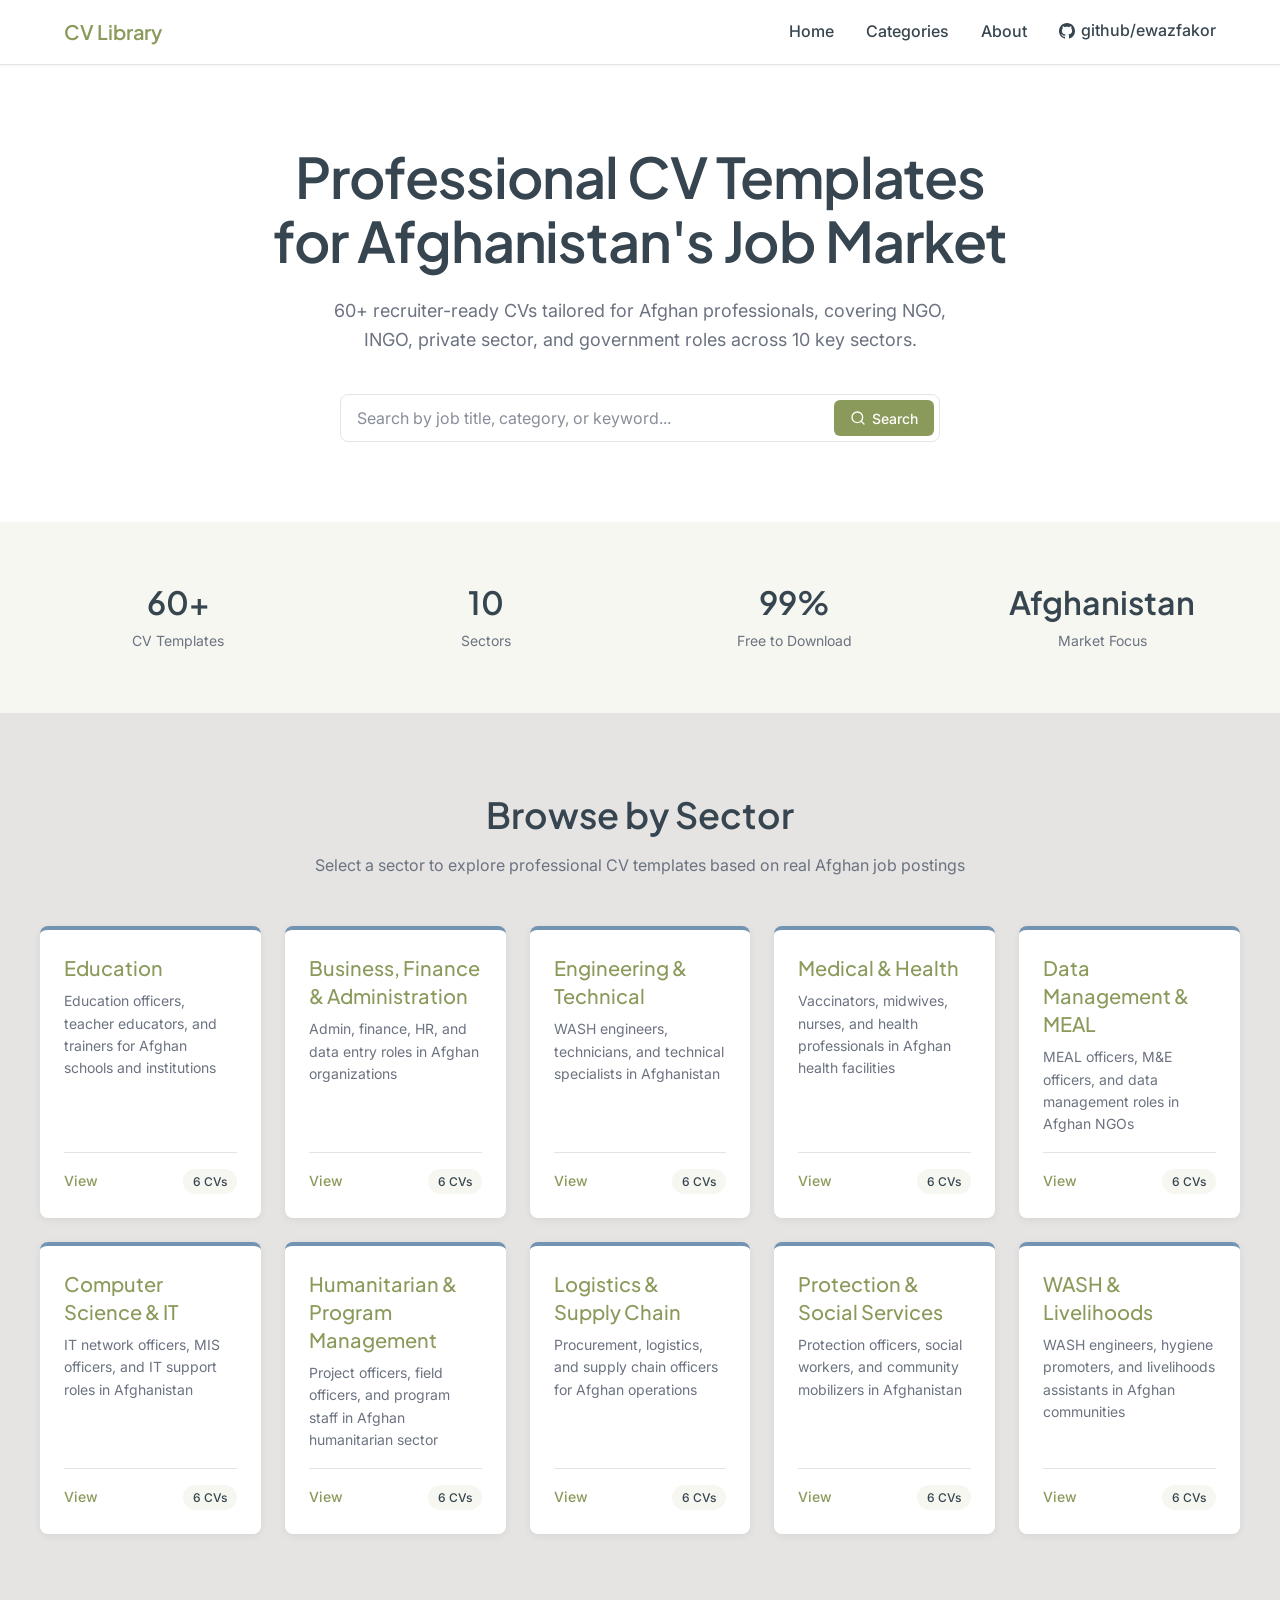
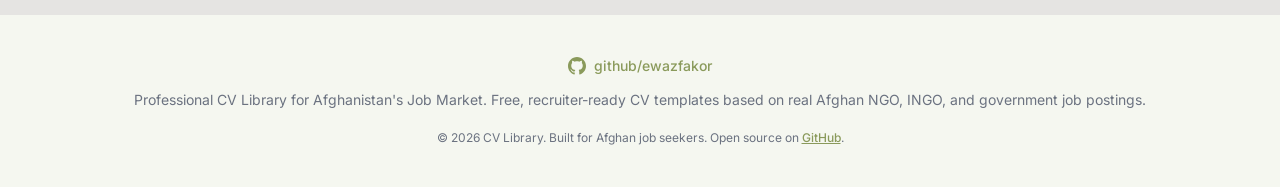
<file: index.html>
<!DOCTYPE html>
<html lang="en">
<head>
  <meta charset="UTF-8" />
  <meta name="viewport" content="width=device-width, initial-scale=1.0" />
  <meta name="description" content="Professional CV Templates for Afghanistan's Job Market. 60+ recruiter-ready CVs for NGO, private sector, and government roles across 10 key sectors tailored for Afghan job seekers." />
  <title>CV Library - Professional CV Templates for Afghanistan's Job Market</title>
  <link rel="preconnect" href="https://fonts.googleapis.com" />
  <link rel="preconnect" href="https://fonts.gstatic.com" crossorigin />
  <link href="https://fonts.googleapis.com/css2?family=Plus+Jakarta+Sans:wght@500;600&family=Inter:wght@400;500&display=swap" rel="stylesheet" />
  <link rel="stylesheet" href="css/style.css" />
</head>
<body>

  <!-- ======================== NAVIGATION ======================== -->
  <nav class="navbar" id="navbar">
    <div class="nav-container">
      <a href="#home" class="nav-logo">CV Library</a>
      <button class="nav-hamburger" id="navHamburger" aria-label="Toggle menu">
        <span class="hamburger-line"></span>
        <span class="hamburger-line"></span>
        <span class="hamburger-line"></span>
      </button>
      <ul class="nav-links" id="navLinks">
        <li><a href="#home" class="nav-link">Home</a></li>
        <li><a href="#categories" class="nav-link">Categories</a></li>
        <li><a href="#about" class="nav-link">About</a></li>
        <li><a href="https://github.com/ewazfakor" class="nav-link github-link" target="_blank" rel="noopener">
          <svg xmlns="http://www.w3.org/2000/svg" width="16" height="16" viewBox="0 0 24 24" fill="currentColor"><path d="M12 0c-6.626 0-12 5.373-12 12 0 5.302 3.438 9.8 8.207 11.387.599.111.793-.261.793-.577v-2.234c-3.338.726-4.033-1.416-4.033-1.416-.546-1.387-1.333-1.756-1.333-1.756-1.089-.745.083-.729.083-.729 1.205.084 1.839 1.237 1.839 1.237 1.07 1.834 2.807 1.304 3.492.997.107-.775.418-1.305.762-1.604-2.665-.305-5.467-1.334-5.467-5.931 0-1.311.469-2.381 1.236-3.221-.124-.303-.535-1.524.117-3.176 0 0 1.008-.322 3.301 1.23.957-.266 1.983-.399 3.003-.404 1.02.005 2.047.138 3.006.404 2.291-1.552 3.297-1.23 3.297-1.23.653 1.653.242 2.874.118 3.176.77.84 1.235 1.911 1.235 3.221 0 4.609-2.807 5.624-5.479 5.921.43.372.823 1.102.823 2.222v3.293c0 .319.192.694.801.576 4.765-1.589 8.199-6.086 8.199-11.386 0-6.627-5.373-12-12-12z"/></svg>
          <span>github/ewazfakor</span>
        </a></li>
      </ul>
    </div>
  </nav>

  <!-- ======================== HERO ======================== -->
  <section class="hero" id="home">
    <div class="hero-content">
      <h1 class="hero-headline fade-in" data-delay="0">
        Professional CV Templates for Afghanistan's Job Market
      </h1>
      <p class="hero-subtitle fade-in" data-delay="200">
        60+ recruiter-ready CVs tailored for Afghan professionals, covering NGO, INGO, private sector, and government roles across 10 key sectors.
      </p>
      <div class="search-bar fade-in" data-delay="400">
        <div class="search-wrapper">
          <input
            type="text"
            id="searchInput"
            class="search-input"
            placeholder="Search by job title, category, or keyword..."
          />
          <button type="button" class="search-btn" id="searchBtn">
            <svg xmlns="http://www.w3.org/2000/svg" width="16" height="16" viewBox="0 0 24 24" fill="none" stroke="currentColor" stroke-width="2" stroke-linecap="round" stroke-linejoin="round"><circle cx="11" cy="11" r="8"></circle><line x1="21" y1="21" x2="16.65" y2="16.65"></line></svg>
            <span class="search-btn-text">Search</span>
          </button>
        </div>
      </div>
    </div>
  </section>

  <!-- ======================== STATISTICS ======================== -->
  <section class="statistics" id="stats">
    <div class="stats-container">
      <div class="stat-item">
        <span class="stat-number" data-target="60" data-suffix="+">0</span>
        <span class="stat-label">CV Templates</span>
      </div>
      <div class="stat-item">
        <span class="stat-number" data-target="10" data-suffix="">0</span>
        <span class="stat-label">Sectors</span>
      </div>
      <div class="stat-item">
        <span class="stat-number" data-target="100" data-suffix="%">0</span>
        <span class="stat-label">Free to Download</span>
      </div>
      <div class="stat-item stat-text fade-in" data-delay="600">
        <span class="stat-text-value">Afghanistan</span>
        <span class="stat-label">Market Focus</span>
      </div>
    </div>
  </section>

  <!-- ======================== CATEGORIES ======================== -->
  <section class="categories" id="categories">
    <div class="categories-container">
      <div class="categories-header fade-in-section">
        <h2 class="categories-title">Browse by Sector</h2>
        <p class="categories-subtitle">Select a sector to explore professional CV templates based on real Afghan job postings</p>
      </div>
      <div class="categories-grid" id="categoriesGrid">
        <!-- Cards generated by JS -->
      </div>
      <div class="no-results" id="noResults" style="display: none;">
        <p>No sectors found matching your search.</p>
      </div>
    </div>
  </section>

  <!-- ======================== FOOTER ======================== -->
  <footer class="footer" id="about">
    <div class="footer-container">
      <a href="https://github.com/ewazfakor" class="github-footer-link" target="_blank" rel="noopener">
        <svg xmlns="http://www.w3.org/2000/svg" width="18" height="18" viewBox="0 0 24 24" fill="currentColor"><path d="M12 0c-6.626 0-12 5.373-12 12 0 5.302 3.438 9.8 8.207 11.387.599.111.793-.261.793-.577v-2.234c-3.338.726-4.033-1.416-4.033-1.416-.546-1.387-1.333-1.756-1.333-1.756-1.089-.745.083-.729.083-.729 1.205.084 1.839 1.237 1.839 1.237 1.07 1.834 2.807 1.304 3.492.997.107-.775.418-1.305.762-1.604-2.665-.305-5.467-1.334-5.467-5.931 0-1.311.469-2.381 1.236-3.221-.124-.303-.535-1.524.117-3.176 0 0 1.008-.322 3.301 1.23.957-.266 1.983-.399 3.003-.404 1.02.005 2.047.138 3.006.404 2.291-1.552 3.297-1.23 3.297-1.23.653 1.653.242 2.874.118 3.176.77.84 1.235 1.911 1.235 3.221 0 4.609-2.807 5.624-5.479 5.921.43.372.823 1.102.823 2.222v3.293c0 .319.192.694.801.576 4.765-1.589 8.199-6.086 8.199-11.386 0-6.627-5.373-12-12-12z"/></svg>
        <span>github/ewazfakor</span>
      </a>
      <p class="footer-text">Professional CV Library for Afghanistan's Job Market. Free, recruiter-ready CV templates based on real Afghan NGO, INGO, and government job postings.</p>
      <p class="footer-copyright">&copy; 2026 CV Library. Built for Afghan job seekers. Open source on <a href="https://github.com/ewazfakor" target="_blank" rel="noopener">GitHub</a>.</p>
    </div>
  </footer>

  <script src="js/script.js"></script>
</body>
</html>
</file>
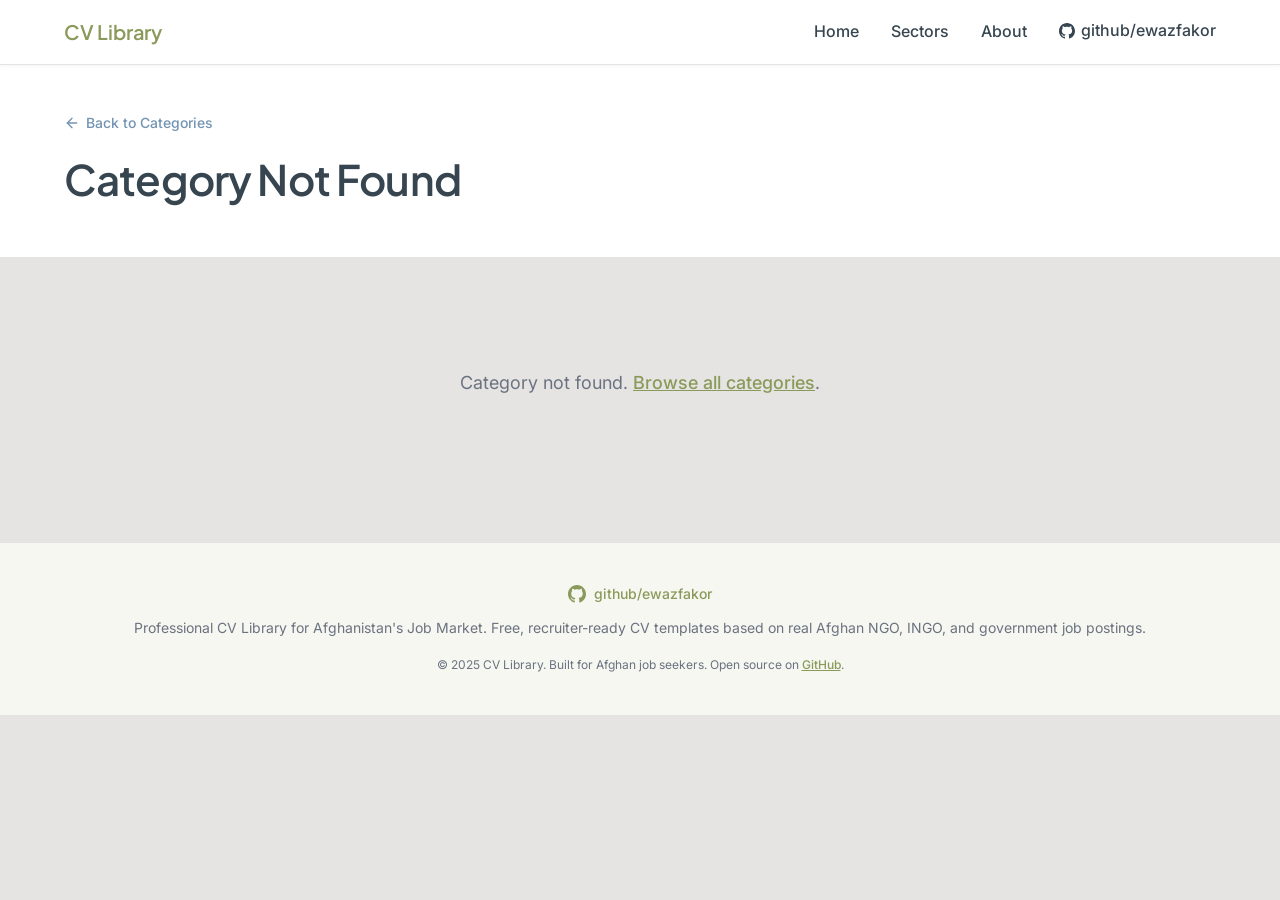
<file: category.html>
<!DOCTYPE html>
<html lang="en">
<head>
  <meta charset="UTF-8" />
  <meta name="viewport" content="width=device-width, initial-scale=1.0" />
  <meta name="description" content="Download professional CV templates by sector for Afghanistan's job market. Recruiter-ready CVs based on real Afghan NGO and INGO job postings." />
  <title>CV Templates - Afghanistan's Job Market</title>
  <link rel="preconnect" href="https://fonts.googleapis.com" />
  <link rel="preconnect" href="https://fonts.gstatic.com" crossorigin />
  <link href="https://fonts.googleapis.com/css2?family=Plus+Jakarta+Sans:wght@500;600&family=Inter:wght@400;500&display=swap" rel="stylesheet" />
  <link rel="stylesheet" href="css/style.css" />
</head>
<body>

  <!-- ======================== NAVIGATION ======================== -->
  <nav class="navbar" id="navbar">
    <div class="nav-container">
      <a href="index.html" class="nav-logo">CV Library</a>
      <button class="nav-hamburger" id="navHamburger" aria-label="Toggle menu">
        <span class="hamburger-line"></span>
        <span class="hamburger-line"></span>
        <span class="hamburger-line"></span>
      </button>
      <ul class="nav-links" id="navLinks">
        <li><a href="index.html" class="nav-link">Home</a></li>
        <li><a href="index.html#categories" class="nav-link">Sectors</a></li>
        <li><a href="index.html#about" class="nav-link">About</a></li>
        <li><a href="https://github.com/ewazfakor" class="nav-link github-link" target="_blank" rel="noopener">
          <svg xmlns="http://www.w3.org/2000/svg" width="16" height="16" viewBox="0 0 24 24" fill="currentColor"><path d="M12 0c-6.626 0-12 5.373-12 12 0 5.302 3.438 9.8 8.207 11.387.599.111.793-.261.793-.577v-2.234c-3.338.726-4.033-1.416-4.033-1.416-.546-1.387-1.333-1.756-1.333-1.756-1.089-.745.083-.729.083-.729 1.205.084 1.839 1.237 1.839 1.237 1.07 1.834 2.807 1.304 3.492.997.107-.775.418-1.305.762-1.604-2.665-.305-5.467-1.334-5.467-5.931 0-1.311.469-2.381 1.236-3.221-.124-.303-.535-1.524.117-3.176 0 0 1.008-.322 3.301 1.23.957-.266 1.983-.399 3.003-.404 1.02.005 2.047.138 3.006.404 2.291-1.552 3.297-1.23 3.297-1.23.653 1.653.242 2.874.118 3.176.77.84 1.235 1.911 1.235 3.221 0 4.609-2.807 5.624-5.479 5.921.43.372.823 1.102.823 2.222v3.293c0 .319.192.694.801.576 4.765-1.589 8.199-6.086 8.199-11.386 0-6.627-5.373-12-12-12z"/></svg>
          <span>github/ewazfakor</span>
        </a></li>
      </ul>
    </div>
  </nav>

  <!-- ======================== CATEGORY HEADER ======================== -->
  <section class="category-header" id="categoryHeader">
    <div class="category-header-container">
      <a href="index.html#categories" class="back-link">
        <svg xmlns="http://www.w3.org/2000/svg" width="16" height="16" viewBox="0 0 24 24" fill="none" stroke="currentColor" stroke-width="2" stroke-linecap="round" stroke-linejoin="round"><line x1="19" y1="12" x2="5" y2="12"></line><polyline points="12 19 5 12 12 5"></polyline></svg>
        <span>Back to Categories</span>
      </a>
      <h1 class="category-header-title" id="categoryTitle">Loading...</h1>
      <p class="category-header-desc" id="categoryDesc"></p>
    </div>
  </section>

  <!-- ======================== CV CARDS GRID ======================== -->
  <section class="cv-grid-section" id="cvGridSection">
    <div class="cv-grid-container">
      <div class="cv-grid" id="cvGrid">
        <!-- CV cards rendered by JS -->
      </div>
      <div class="cv-error" id="cvError" style="display: none;">
        <p>Category not found. <a href="index.html#categories">Browse all categories</a>.</p>
      </div>
    </div>
  </section>

  <!-- ======================== FOOTER ======================== -->
  <footer class="footer" id="about">
    <div class="footer-container">
      <a href="https://github.com/ewazfakor" class="github-footer-link" target="_blank" rel="noopener">
        <svg xmlns="http://www.w3.org/2000/svg" width="18" height="18" viewBox="0 0 24 24" fill="currentColor"><path d="M12 0c-6.626 0-12 5.373-12 12 0 5.302 3.438 9.8 8.207 11.387.599.111.793-.261.793-.577v-2.234c-3.338.726-4.033-1.416-4.033-1.416-.546-1.387-1.333-1.756-1.333-1.756-1.089-.745.083-.729.083-.729 1.205.084 1.839 1.237 1.839 1.237 1.07 1.834 2.807 1.304 3.492.997.107-.775.418-1.305.762-1.604-2.665-.305-5.467-1.334-5.467-5.931 0-1.311.469-2.381 1.236-3.221-.124-.303-.535-1.524.117-3.176 0 0 1.008-.322 3.301 1.23.957-.266 1.983-.399 3.003-.404 1.02.005 2.047.138 3.006.404 2.291-1.552 3.297-1.23 3.297-1.23.653 1.653.242 2.874.118 3.176.77.84 1.235 1.911 1.235 3.221 0 4.609-2.807 5.624-5.479 5.921.43.372.823 1.102.823 2.222v3.293c0 .319.192.694.801.576 4.765-1.589 8.199-6.086 8.199-11.386 0-6.627-5.373-12-12-12z"/></svg>
        <span>github/ewazfakor</span>
      </a>
      <p class="footer-text">Professional CV Library for Afghanistan's Job Market. Free, recruiter-ready CV templates based on real Afghan NGO, INGO, and government job postings.</p>
      <p class="footer-copyright">&copy; 2025 CV Library. Built for Afghan job seekers. Open source on <a href="https://github.com/ewazfakor" target="_blank" rel="noopener">GitHub</a>.</p>
    </div>
  </footer>

  <script src="js/category.js"></script>
</body>
</html>
</file>
<file: css/style.css>
/* ============================================================
   CV LIBRARY - Afghan Job Market
   Pure HTML/CSS/JS - GitHub Pages Ready
   ============================================================ */

/* -------------------------- RESET & BASE -------------------------- */
*,
*::before,
*::after {
  margin: 0;
  padding: 0;
  box-sizing: border-box;
}

html {
  scroll-behavior: smooth;
  font-size: 16px;
}

body {
  font-family: 'Inter', sans-serif;
  font-weight: 400;
  color: #36454F;
  background-color: #E5E4E2;
  line-height: 1.6;
  -webkit-font-smoothing: antialiased;
  -moz-osx-font-smoothing: grayscale;
}

a {
  text-decoration: none;
  color: inherit;
}

ul {
  list-style: none;
}

/* -------------------------- CSS VARIABLES -------------------------- */
:root {
  --color-dark-grey: #36454F;
  --color-muted-blue: #7393B3;
  --color-warm-grey: #E5E4E2;
  --color-sage-green: #8A9A5B;
  --color-sage-green-hover: #7A8A4B;
  --color-light-sage: #F5F7F0;
  --color-text-grey: #6B7280;
  --color-white: #FFFFFF;
  --font-heading: 'Plus Jakarta Sans', sans-serif;
  --font-body: 'Inter', sans-serif;
  --container-max: 1200px;
  --nav-height: 64px;
}

/* -------------------------- NAVBAR -------------------------- */
.navbar {
  position: fixed;
  top: 0;
  left: 0;
  right: 0;
  z-index: 1000;
  background: var(--color-white);
  border-bottom: 1px solid var(--color-warm-grey);
  box-shadow: 0 1px 3px rgba(0, 0, 0, 0.05);
}

.nav-container {
  max-width: var(--container-max);
  margin: 0 auto;
  padding: 0 24px;
  height: var(--nav-height);
  display: flex;
  align-items: center;
  justify-content: space-between;
}

.nav-logo {
  font-family: var(--font-heading);
  font-size: 20px;
  font-weight: 600;
  color: var(--color-sage-green);
  letter-spacing: -0.01em;
}

.nav-links {
  display: flex;
  align-items: center;
  gap: 32px;
}

.nav-link {
  font-family: var(--font-body);
  font-size: 16px;
  font-weight: 500;
  color: var(--color-dark-grey);
  transition: color 0.2s ease;
}

.nav-link:hover {
  color: var(--color-sage-green);
}

/* GitHub Link in Nav */
.github-link {
  display: inline-flex;
  align-items: center;
  gap: 6px;
  color: var(--color-dark-grey);
}

.github-link svg {
  flex-shrink: 0;
}

/* Hamburger Button */
.nav-hamburger {
  display: none;
  flex-direction: column;
  justify-content: center;
  align-items: center;
  width: 40px;
  height: 40px;
  background: none;
  border: none;
  cursor: pointer;
  padding: 8px;
  gap: 5px;
}

.hamburger-line {
  display: block;
  width: 22px;
  height: 2px;
  background: var(--color-dark-grey);
  border-radius: 1px;
  transition: all 0.25s ease;
}

.nav-hamburger.active .hamburger-line:nth-child(1) {
  transform: rotate(45deg) translate(5px, 5px);
}

.nav-hamburger.active .hamburger-line:nth-child(2) {
  opacity: 0;
}

.nav-hamburger.active .hamburger-line:nth-child(3) {
  transform: rotate(-45deg) translate(5px, -5px);
}

/* Mobile Menu */
@media (max-width: 767px) {
  .nav-hamburger {
    display: flex;
  }

  .nav-links {
    position: absolute;
    top: var(--nav-height);
    left: 0;
    right: 0;
    flex-direction: column;
    align-items: flex-start;
    gap: 0;
    background: var(--color-white);
    border-bottom: 1px solid var(--color-warm-grey);
    box-shadow: 0 4px 12px rgba(0, 0, 0, 0.08);
    padding: 8px 24px;
    max-height: 0;
    opacity: 0;
    overflow: hidden;
    transition: max-height 0.25s ease, opacity 0.2s ease, padding 0.25s ease;
  }

  .nav-links.active {
    max-height: 200px;
    opacity: 1;
    padding: 8px 24px 16px;
  }

  .nav-links li {
    width: 100%;
  }

  .nav-link {
    display: block;
    padding: 12px 0;
    font-size: 16px;
  }
}

/* -------------------------- HERO SECTION -------------------------- */
.hero {
  background: var(--color-white);
  padding-top: calc(var(--nav-height) + 80px);
  padding-bottom: 80px;
}

@media (max-width: 767px) {
  .hero {
    padding-top: calc(var(--nav-height) + 48px);
    padding-bottom: 56px;
  }
}

.hero-content {
  max-width: 800px;
  margin: 0 auto;
  padding: 0 24px;
  text-align: center;
}

.hero-headline {
  font-family: var(--font-heading);
  font-size: 56px;
  font-weight: 600;
  color: var(--color-dark-grey);
  line-height: 1.15;
  letter-spacing: -0.02em;
}

@media (max-width: 1023px) {
  .hero-headline {
    font-size: 42px;
  }
}

@media (max-width: 767px) {
  .hero-headline {
    font-size: 32px;
  }
}

.hero-subtitle {
  font-family: var(--font-body);
  font-size: 18px;
  font-weight: 400;
  color: var(--color-text-grey);
  line-height: 1.6;
  max-width: 640px;
  margin: 24px auto 0;
}

@media (max-width: 767px) {
  .hero-subtitle {
    font-size: 16px;
    margin-top: 16px;
  }
}

/* -------------------------- SEARCH BAR -------------------------- */
.search-bar {
  margin-top: 40px;
}

.search-wrapper {
  position: relative;
  max-width: 600px;
  margin: 0 auto;
}

.search-input {
  width: 100%;
  height: 48px;
  padding: 0 100px 0 16px;
  background: var(--color-white);
  border: 1px solid var(--color-warm-grey);
  border-radius: 8px;
  font-family: var(--font-body);
  font-size: 16px;
  color: var(--color-dark-grey);
  outline: none;
  transition: border-color 0.2s ease;
}

.search-input::placeholder {
  color: var(--color-text-grey);
  opacity: 0.8;
}

.search-input:focus {
  border-color: var(--color-muted-blue);
}

.search-btn {
  position: absolute;
  right: 6px;
  top: 50%;
  transform: translateY(-50%);
  height: 36px;
  padding: 0 16px;
  background: var(--color-sage-green);
  color: var(--color-white);
  border: none;
  border-radius: 6px;
  font-family: var(--font-body);
  font-size: 14px;
  font-weight: 500;
  cursor: pointer;
  display: flex;
  align-items: center;
  gap: 6px;
  transition: background-color 0.2s ease;
}

.search-btn:hover {
  background: var(--color-sage-green-hover);
}

.search-btn svg {
  flex-shrink: 0;
}

@media (max-width: 639px) {
  .search-btn-text {
    display: none;
  }

  .search-btn {
    padding: 0 10px;
  }

  .search-input {
    padding-right: 52px;
  }
}

/* -------------------------- STATISTICS SECTION -------------------------- */
.statistics {
  background: var(--color-light-sage);
  padding: 60px 24px;
}

.stats-container {
  max-width: var(--container-max);
  margin: 0 auto;
  display: grid;
  grid-template-columns: repeat(4, 1fr);
  gap: 32px;
}

.stat-item {
  display: flex;
  flex-direction: column;
  align-items: center;
  text-align: center;
}

.stat-number {
  font-family: var(--font-heading);
  font-size: 32px;
  font-weight: 600;
  color: var(--color-dark-grey);
  line-height: 1.25;
}

.stat-label {
  font-family: var(--font-body);
  font-size: 14px;
  color: var(--color-text-grey);
  margin-top: 8px;
}

.stat-text-value {
  font-family: var(--font-heading);
  font-size: 32px;
  font-weight: 600;
  color: var(--color-dark-grey);
  line-height: 1.25;
}

@media (max-width: 767px) {
  .statistics {
    padding: 48px 24px;
  }

  .stats-container {
    grid-template-columns: repeat(2, 1fr);
    gap: 32px 24px;
  }

  .stat-number,
  .stat-text-value {
    font-size: 24px;
  }
}

/* -------------------------- CATEGORIES SECTION -------------------------- */
.categories {
  background: var(--color-warm-grey);
  padding: 80px 24px;
}

@media (max-width: 767px) {
  .categories {
    padding: 56px 24px;
  }
}

.categories-container {
  max-width: var(--container-max);
  margin: 0 auto;
}

.categories-header {
  text-align: center;
  margin-bottom: 48px;
}

.categories-title {
  font-family: var(--font-heading);
  font-size: 36px;
  font-weight: 600;
  color: var(--color-dark-grey);
  line-height: 1.22;
}

.categories-subtitle {
  font-family: var(--font-body);
  font-size: 16px;
  color: var(--color-text-grey);
  margin-top: 16px;
}

@media (max-width: 1023px) {
  .categories-title {
    font-size: 28px;
  }
}

@media (max-width: 767px) {
  .categories-title {
    font-size: 24px;
  }

  .categories-header {
    margin-bottom: 36px;
  }
}

/* -------------------------- CATEGORY CARDS -------------------------- */
.categories-grid {
  display: grid;
  grid-template-columns: repeat(5, 1fr);
  gap: 24px;
}

.category-card {
  background: var(--color-white);
  border-top: 4px solid var(--color-muted-blue);
  border-radius: 8px;
  padding: 24px;
  box-shadow: 0 2px 8px rgba(0, 0, 0, 0.06);
  cursor: pointer;
  transition: box-shadow 0.2s ease, transform 0.2s ease, opacity 0.3s ease;
  display: flex;
  flex-direction: column;
  opacity: 0;
  transform: translateY(20px);
}

.category-card.visible {
  opacity: 1;
  transform: translateY(0);
}

.category-card.hidden {
  display: none;
}

.category-card:hover {
  box-shadow: 0 4px 16px rgba(0, 0, 0, 0.1);
  transform: translateY(-2px);
}

.category-card-title {
  font-family: var(--font-heading);
  font-size: 20px;
  font-weight: 500;
  color: var(--color-sage-green);
  line-height: 1.4;
}

.category-card-desc {
  font-family: var(--font-body);
  font-size: 14px;
  color: var(--color-text-grey);
  line-height: 1.6;
  margin-top: 8px;
  flex: 1;
}

.category-card-footer {
  display: flex;
  align-items: center;
  justify-content: space-between;
  margin-top: 16px;
  padding-top: 16px;
  border-top: 1px solid var(--color-warm-grey);
}

.category-card-link {
  font-family: var(--font-body);
  font-size: 14px;
  font-weight: 500;
  color: var(--color-sage-green);
  transition: color 0.2s ease;
}

.category-card-link:hover {
  text-decoration: underline;
}

.category-card-badge {
  display: inline-flex;
  align-items: center;
  padding: 3px 10px;
  background: var(--color-light-sage);
  border-radius: 9999px;
  font-family: var(--font-body);
  font-size: 12px;
  font-weight: 500;
  color: var(--color-dark-grey);
}

/* Responsive Grid */
@media (max-width: 1279px) {
  .categories-grid {
    grid-template-columns: repeat(3, 1fr);
  }
}

@media (max-width: 1023px) {
  .categories-grid {
    grid-template-columns: repeat(3, 1fr);
  }
}

@media (max-width: 767px) {
  .categories-grid {
    grid-template-columns: repeat(2, 1fr);
    gap: 16px;
  }

  .category-card {
    padding: 20px;
  }
}

@media (max-width: 479px) {
  .categories-grid {
    grid-template-columns: 1fr;
  }
}

/* No Results */
.no-results {
  text-align: center;
  padding: 48px 0;
}

.no-results p {
  font-family: var(--font-body);
  font-size: 18px;
  color: var(--color-text-grey);
}

/* -------------------------- FOOTER -------------------------- */
.footer {
  background: var(--color-light-sage);
  border-top: 1px solid var(--color-warm-grey);
  padding: 40px 24px;
}

.footer-container {
  max-width: var(--container-max);
  margin: 0 auto;
  text-align: center;
}

.footer-text {
  font-family: var(--font-body);
  font-size: 14px;
  color: var(--color-text-grey);
  line-height: 1.6;
}

.footer-copyright {
  font-family: var(--font-body);
  font-size: 12px;
  color: var(--color-text-grey);
  margin-top: 16px;
}

@media (max-width: 767px) {
  .footer {
    padding: 32px 24px;
  }
}

/* -------------------------- ANIMATIONS -------------------------- */

/* Page load fade-in */
.fade-in {
  opacity: 0;
  transform: translateY(20px);
  animation: fadeInUp 500ms ease-out forwards;
}

@keyframes fadeInUp {
  from {
    opacity: 0;
    transform: translateY(20px);
  }
  to {
    opacity: 1;
    transform: translateY(0);
  }
}

/* Scroll-triggered fade-in for section headers */
.fade-in-section {
  opacity: 0;
  transform: translateY(20px);
  transition: opacity 500ms ease-out, transform 500ms ease-out;
}

.fade-in-section.in-view {
  opacity: 1;
  transform: translateY(0);
}

/* Stat item fade-in */
.stat-item {
  opacity: 0;
  transform: translateY(12px);
  transition: opacity 500ms ease-out, transform 500ms ease-out;
}

.stat-item.in-view {
  opacity: 1;
  transform: translateY(0);
}

.stat-item:nth-child(1) { transition-delay: 0ms; }
.stat-item:nth-child(2) { transition-delay: 200ms; }
.stat-item:nth-child(3) { transition-delay: 400ms; }
.stat-item:nth-child(4) { transition-delay: 600ms; }

/* ============================================================
   CATEGORY DETAIL PAGE STYLES
   ============================================================ */

/* -------------------------- CATEGORY HEADER -------------------------- */
.category-header {
  background: var(--color-white);
  padding-top: calc(var(--nav-height) + 48px);
  padding-bottom: 40px;
}

@media (max-width: 767px) {
  .category-header {
    padding-top: calc(var(--nav-height) + 32px);
    padding-bottom: 32px;
  }
}

.category-header-container {
  max-width: var(--container-max);
  margin: 0 auto;
  padding: 0 24px;
}

.back-link {
  display: inline-flex;
  align-items: center;
  gap: 6px;
  font-family: var(--font-body);
  font-size: 14px;
  font-weight: 500;
  color: var(--color-muted-blue);
  margin-bottom: 20px;
  transition: color 0.2s ease;
}

.back-link:hover {
  color: var(--color-sage-green);
}

.back-link svg {
  flex-shrink: 0;
}

.category-header-title {
  font-family: var(--font-heading);
  font-size: 42px;
  font-weight: 600;
  color: var(--color-dark-grey);
  line-height: 1.2;
  letter-spacing: -0.02em;
}

@media (max-width: 1023px) {
  .category-header-title {
    font-size: 34px;
  }
}

@media (max-width: 767px) {
  .category-header-title {
    font-size: 28px;
  }
}

.category-header-desc {
  font-family: var(--font-body);
  font-size: 16px;
  color: var(--color-text-grey);
  margin-top: 12px;
  max-width: 640px;
}

/* -------------------------- CV GRID SECTION -------------------------- */
.cv-grid-section {
  background: var(--color-warm-grey);
  padding: 48px 24px 80px;
}

@media (max-width: 767px) {
  .cv-grid-section {
    padding: 40px 24px 56px;
  }
}

.cv-grid-container {
  max-width: var(--container-max);
  margin: 0 auto;
}

.cv-grid {
  display: grid;
  grid-template-columns: repeat(3, 1fr);
  gap: 24px;
}

@media (max-width: 1023px) {
  .cv-grid {
    grid-template-columns: repeat(2, 1fr);
  }
}

@media (max-width: 767px) {
  .cv-grid {
    grid-template-columns: repeat(2, 1fr);
    gap: 16px;
  }
}

@media (max-width: 479px) {
  .cv-grid {
    grid-template-columns: 1fr;
  }
}

/* -------------------------- CV CARD -------------------------- */
.cv-card {
  background: var(--color-white);
  border-radius: 10px;
  box-shadow: 0 2px 8px rgba(0, 0, 0, 0.06);
  overflow: hidden;
  transition: box-shadow 0.25s ease, transform 0.25s ease, opacity 0.35s ease;
  opacity: 0;
  transform: translateY(20px);
  display: flex;
  flex-direction: column;
}

.cv-card.visible {
  opacity: 1;
  transform: translateY(0);
}

.cv-card:hover {
  box-shadow: 0 6px 24px rgba(0, 0, 0, 0.1);
  transform: translateY(-3px);
}

/* CV Card Preview Area */
.cv-card-preview {
  background: var(--color-light-sage);
  height: 160px;
  display: flex;
  flex-direction: column;
  align-items: center;
  justify-content: center;
  gap: 12px;
  position: relative;
}

.cv-card-icon {
  color: var(--color-muted-blue);
}

.cv-card-file {
  font-family: var(--font-body);
  font-size: 11px;
  font-weight: 500;
  color: var(--color-text-grey);
  letter-spacing: 0.05em;
  text-transform: uppercase;
}

/* CV Card Body */
.cv-card-body {
  padding: 20px 24px 0;
  flex: 1;
}

.cv-card-title {
  font-family: var(--font-heading);
  font-size: 17px;
  font-weight: 600;
  color: var(--color-dark-grey);
  line-height: 1.35;
}

.cv-card-meta {
  font-family: var(--font-body);
  font-size: 13px;
  color: var(--color-text-grey);
  margin-top: 6px;
}

/* CV Card Footer */
.cv-card-footer {
  padding: 16px 24px 20px;
}

.cv-download-btn {
  display: inline-flex;
  align-items: center;
  gap: 8px;
  padding: 10px 20px;
  background: var(--color-sage-green);
  color: var(--color-white);
  border-radius: 8px;
  font-family: var(--font-body);
  font-size: 14px;
  font-weight: 500;
  transition: background-color 0.2s ease, transform 0.15s ease;
}

.cv-download-btn:hover {
  background: var(--color-sage-green-hover);
  transform: translateY(-1px);
}

.cv-download-btn:active {
  transform: translateY(0);
}

.cv-download-btn svg {
  flex-shrink: 0;
}

/* -------------------------- CV ERROR STATE -------------------------- */
.cv-error {
  text-align: center;
  padding: 64px 24px;
}

.cv-error p {
  font-family: var(--font-body);
  font-size: 18px;
  color: var(--color-text-grey);
}

.cv-error a {
  color: var(--color-sage-green);
  font-weight: 500;
  text-decoration: underline;
}

/* -------------------------- GITHUB FOOTER LINK -------------------------- */
.github-footer-link {
  display: inline-flex;
  align-items: center;
  gap: 8px;
  font-family: var(--font-body);
  font-size: 14px;
  font-weight: 500;
  color: var(--color-sage-green);
  margin-bottom: 12px;
  transition: color 0.2s ease;
}

.github-footer-link:hover {
  color: var(--color-sage-green-hover);
}

.footer-copyright a {
  color: var(--color-sage-green);
  font-weight: 500;
  text-decoration: underline;
}
</file>
